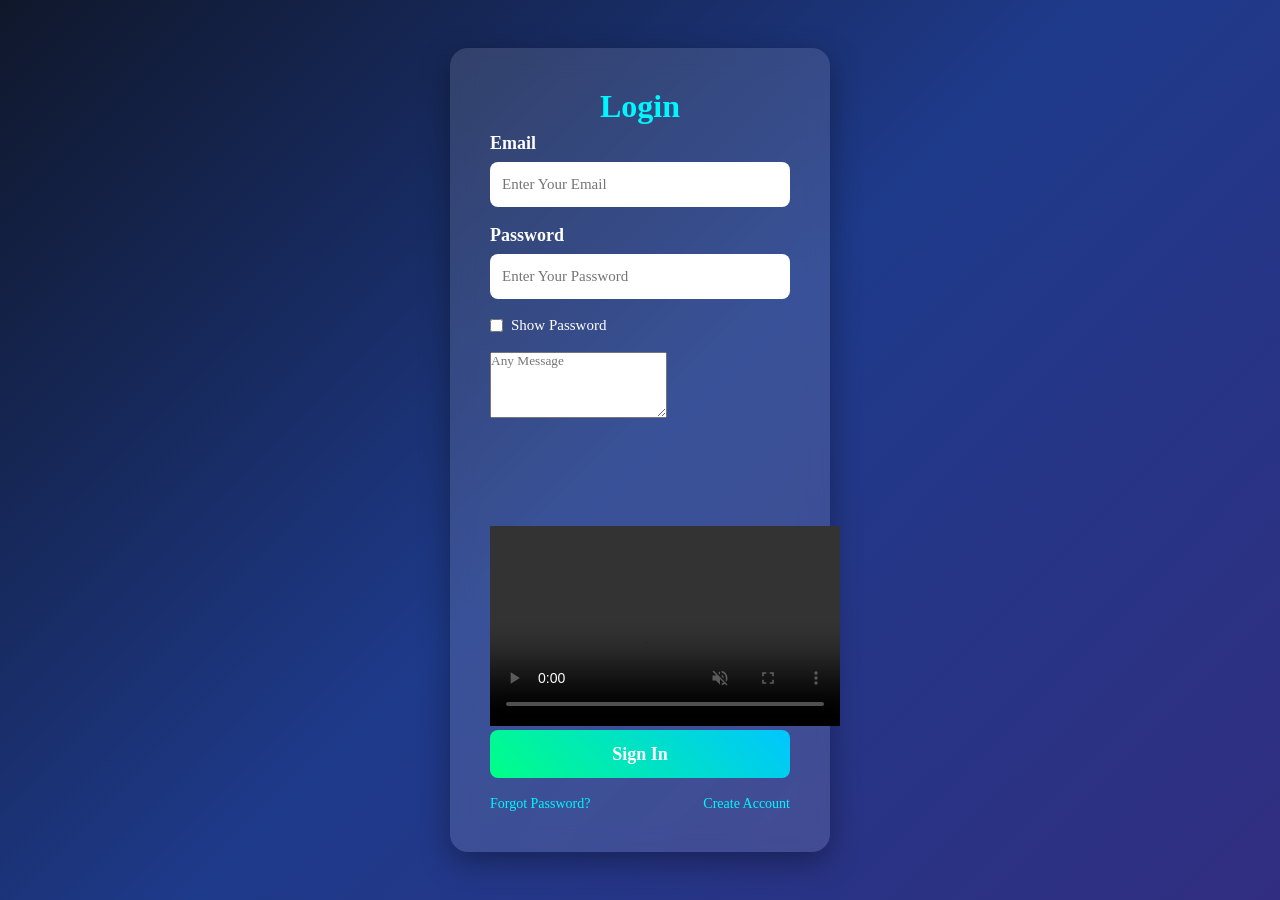
<file: HTML/About.html>
<!DOCTYPE html>
<html lang="en">
<head>
<meta charset="UTF-8">
<meta name="viewport" content="width=device-width, initial-scale=1.0">
<title>Login Form</title>
<link rel="stylesheet" href="../CSS/about.css">
</head>

<body class="about_body">

<div class="form">

    <h2>Login</h2>
    
    <div class="form_menu">
        <label for="username">Email</label>
        <input type="email" id="username" placeholder="Enter your email">
    </div>

    <div class="form_menu">
        <label for="password">Password</label>
        <input type="password" id="password" placeholder="Enter your password">
    </div>

    <div class="form_check">
        <input type="checkbox" id="show">
        <label for="show">Show Password</label>
    </div>
    <div>
            <textarea rows="4" cols="20" placeholder="Any Message"></textarea>
        </div>
        <iframe src="https://www.google.com/maps/embed?pb=!1m18!1m12!1m3!1d3533.728545961915!2d83.46305627428389!3d27.66386907620753!2m3!1f0!2f0!3f0!3m2!1i1024!2i768!4f13.1!3m3!1m2!1s0x399685b9d3b900d9%3A0xdb0d4a8fa971b25d!2sISMT%20College%20Butwal%2C%20Butwal!5e0!3m2!1sen!2snp!4v1777952875629!5m2!1sen!2snp" width="150" height="100" style="border:0;" allowfullscreen="" loading="lazy" referrerpolicy="no-referrer-when-downgrade"></iframe>
        <div>
            <video width="350" height="200" autoplay muted controls>
                <source src="../RESOURCES/About Her ❤️.mp4" type="video/mp4">
            </video>
        </div>
    <div class="form_menu">
        <button>Sign In</button>
        <div class="animation_button"></div>
    </div>

    <div class="extra_links">
        <a href="#">Forgot Password?</a>
        <a href="register.html">Create Account</a>
    </div>
    <div class="animation_button"></div>

</div>

</body>
</html>
</file>
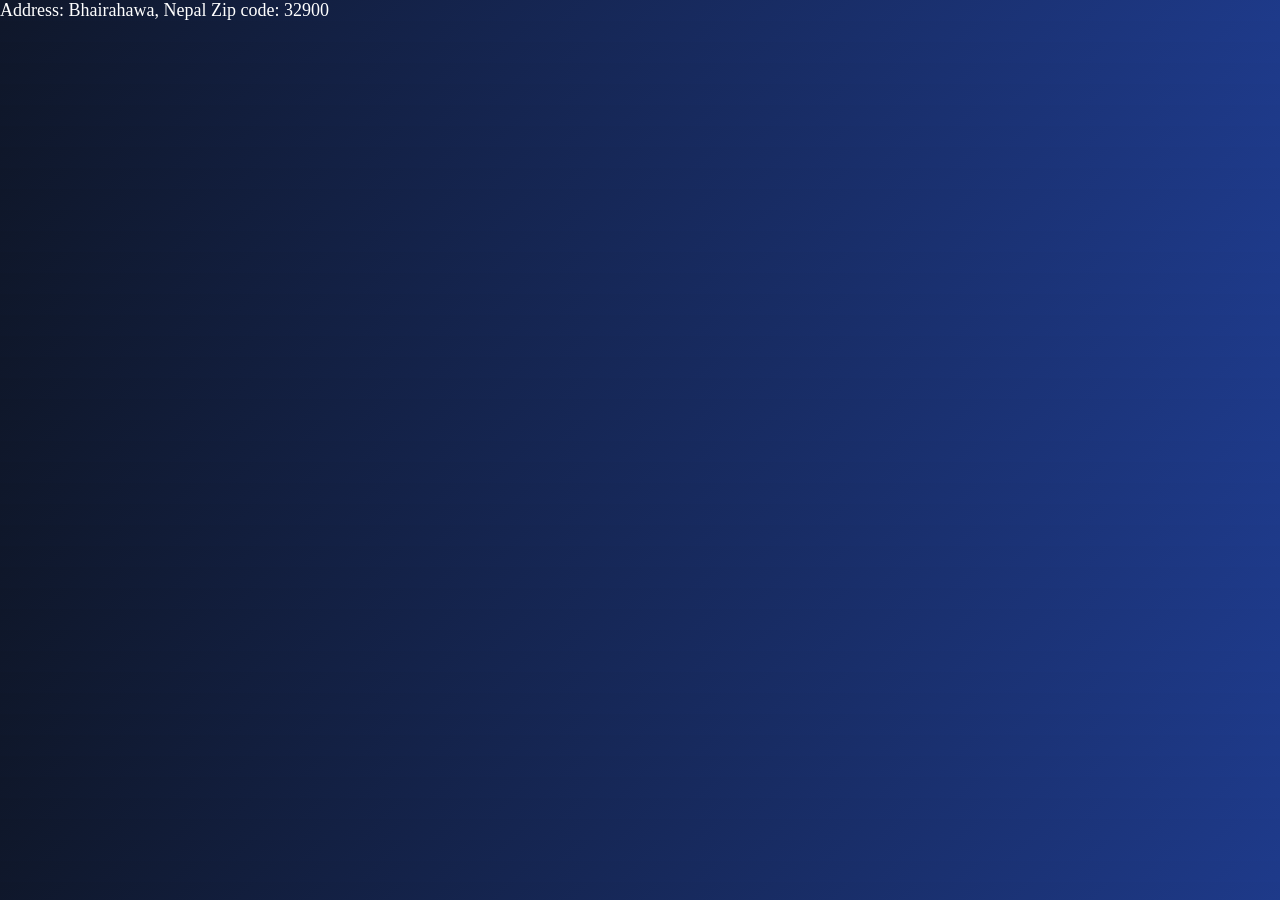
<file: HTML/Address.html>
<!DOCTYPE html>
<html lang="en">
<head>
    <meta charset="UTF-8">
    <meta name="viewport" content="width=device-width, initial-scale=1.0">
    <title>Document</title>
    <link rel="stylesheet" href="../CSS/index.css"/>    
</head>
<body>
    Address: Bhairahawa, Nepal
    Zip code: 32900
</body>
</html>
</file>
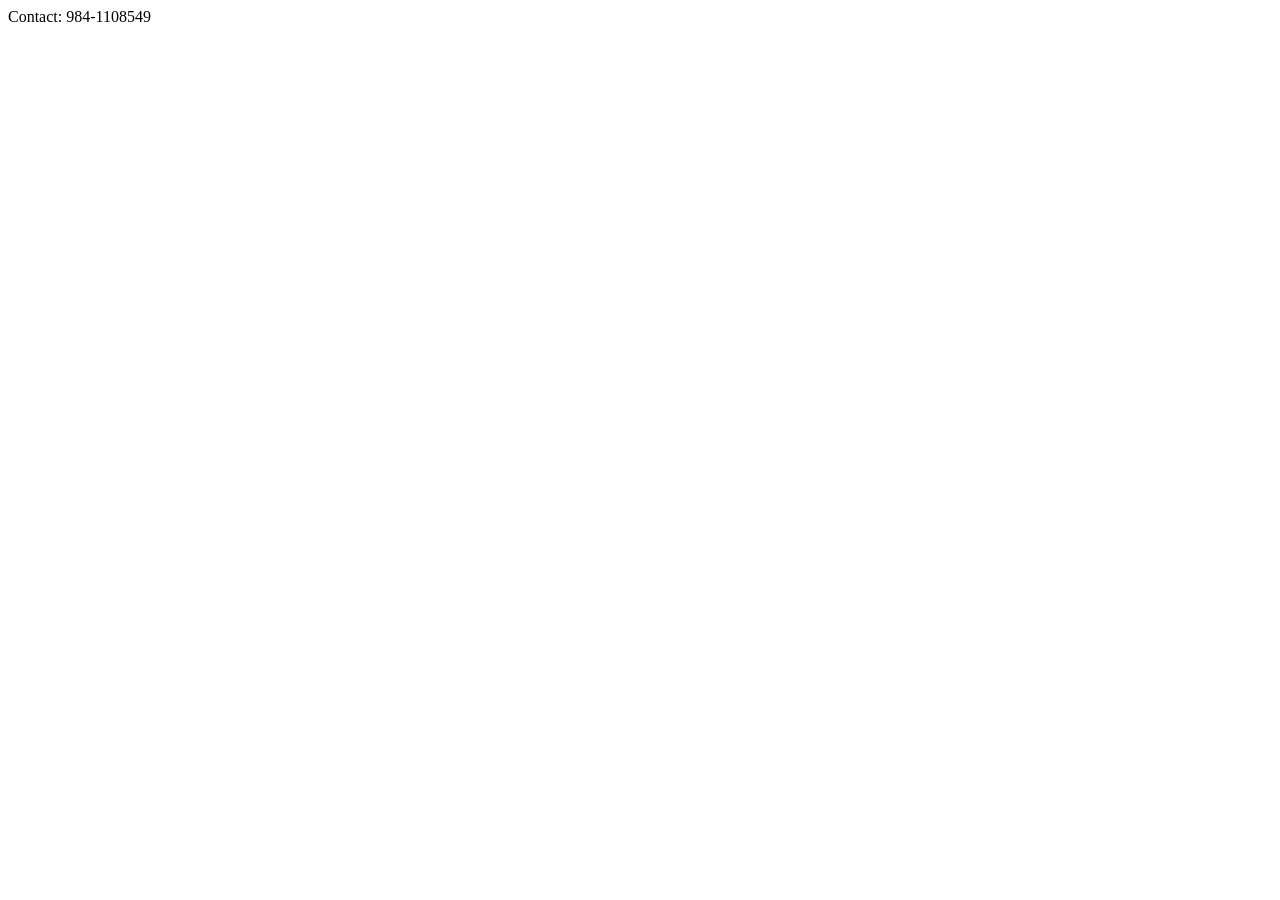
<file: HTML/Contact.html>
<!DOCTYPE html>
<html lang="en">
<head>
    <meta charset="UTF-8">
    <meta name="viewport" content="width=device-width, initial-scale=1.0">
    <title>Document</title>
</head>
<body>
    Contact: 984-1108549
</body>
</html>
</file>
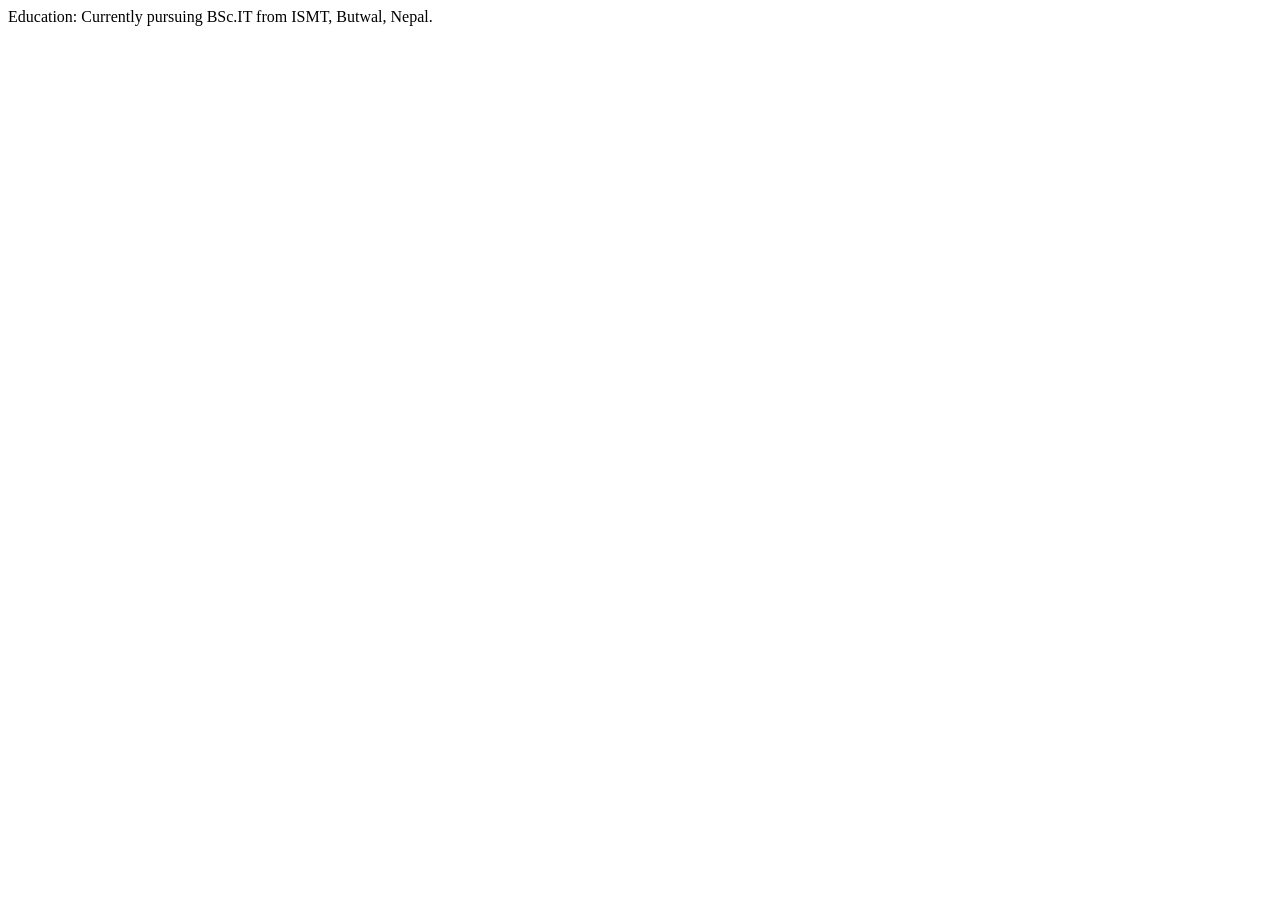
<file: HTML/Education.html>
<!DOCTYPE html>
<html lang="en">
<head>
    <meta charset="UTF-8">
    <meta name="viewport" content="width=device-width, initial-scale=1.0">
    <title>Document</title>
</head>
<body>
    Education: Currently pursuing BSc.IT from ISMT, Butwal, Nepal.
</body>
</html>
</file>
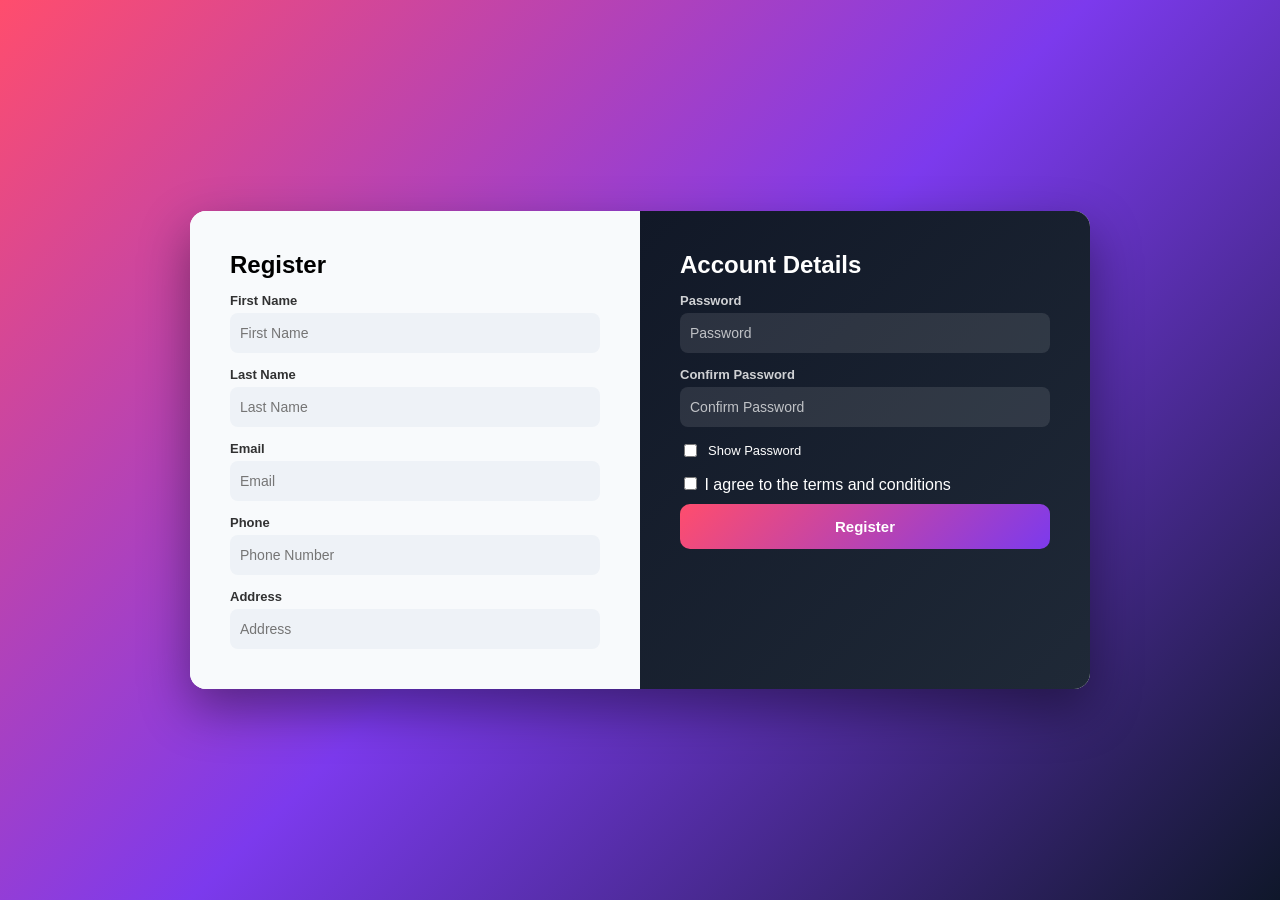
<file: HTML/Register-1.html>
<!DOCTYPE html>
<html lang="en">
<head>
    <meta charset="UTF-8">
    <meta name="viewport" content="width=device-width, initial-scale=1.0">
    <title>Register</title>
    <link rel="stylesheet" href="../CSS/Register-1.css">
</head>

<body class="register_body">

<div class="register_form">


    <div class="left_side">
        <h2>Register</h2>

        <div class="form_menu">
            <label>First Name</label>
            <input type="text" placeholder="First Name" required>
        </div>

        <div class="form_menu">
            <label>Last Name</label>
            <input type="text" placeholder="Last Name" required>
        </div>

        <div class="form_menu">
            <label>Email</label>
            <input type="email" placeholder="Email" required>
        </div>

        <div class="form_menu">
            <label>Phone</label>
            <input type="tel" placeholder="Phone Number">
        </div>

        <div class="form_menu">
            <label>Address</label>
            <input type="text" placeholder="Address">
        </div>
        
        

    </div>

   
    <div class="right_side">
        <h2>Account Details</h2>

        <div class="form_menu">
            <label>Password</label>
            <input type="password" id="password" placeholder="Password" required>
        </div>

        <div class="form_menu">
            <label>Confirm Password</label>
            <input type="password" id="confirm_password" placeholder="Confirm Password" required>
        </div>

        <div class="form_check">
            <input type="checkbox" id="showpass">
            <label for="showpass">Show Password</label> 
        </div>
        <div class="terms">
            <input type="checkbox" id="terms">
            <label for="terms">I agree to the terms and conditions</label>

        <button class="register_btn">Register</button>
    </div>
    <div class="animation_button"></div>

</div>

</body>
</html>
</file>
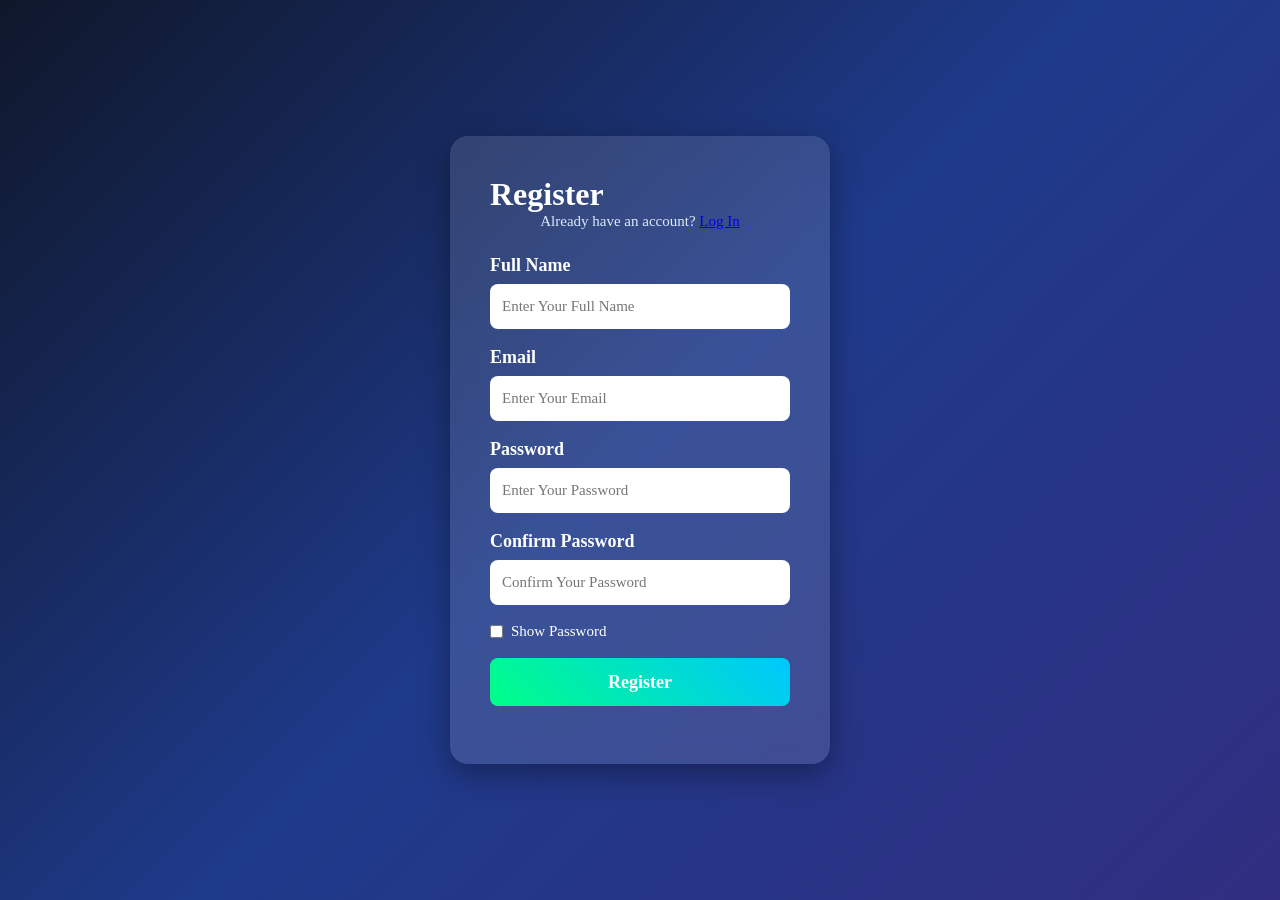
<file: HTML/Register.html>
<!DOCTYPE html>
<html lang="en">
<head>
<meta charset="UTF-8">
<meta name="viewport" content="width=device-width, initial-scale=1.0">
<title>Register</title>
<link rel="stylesheet" href="../CSS/about.css">
</head>

<body class="about_body">

<div class="form">
    <h1>Register</h1>
    <p>Already have an account? <a href="About.html">Log In</a></p>

    <form>

        <div class="form_menu">
            <label for="fullname">Full Name</label>
            <input type="text" id="fullname" placeholder="Enter your full name" required>
        </div>

        <div class="form_menu">
            <label for="email">Email</label>
            <input type="email" id="email" placeholder="Enter your email" required>
        </div>

        <div class="form_menu">
            <label for="password">Password</label>
            <input type="password" id="password" placeholder="Enter your password" required>
        </div>

        <div class="form_menu">
            <label for="confirm-password">Confirm Password</label>
            <input type="password" id="confirm-password" placeholder="Confirm your password" required>
        </div>

        <div class="form_check">
            <input type="checkbox" id="showpass">
            <label for="showpass">Show Password</label>
        </div>

        <div class="form_menu">
            <button type="submit">Register</button>
        </div>

    </form>
</div>

</body>
</html>
</file>
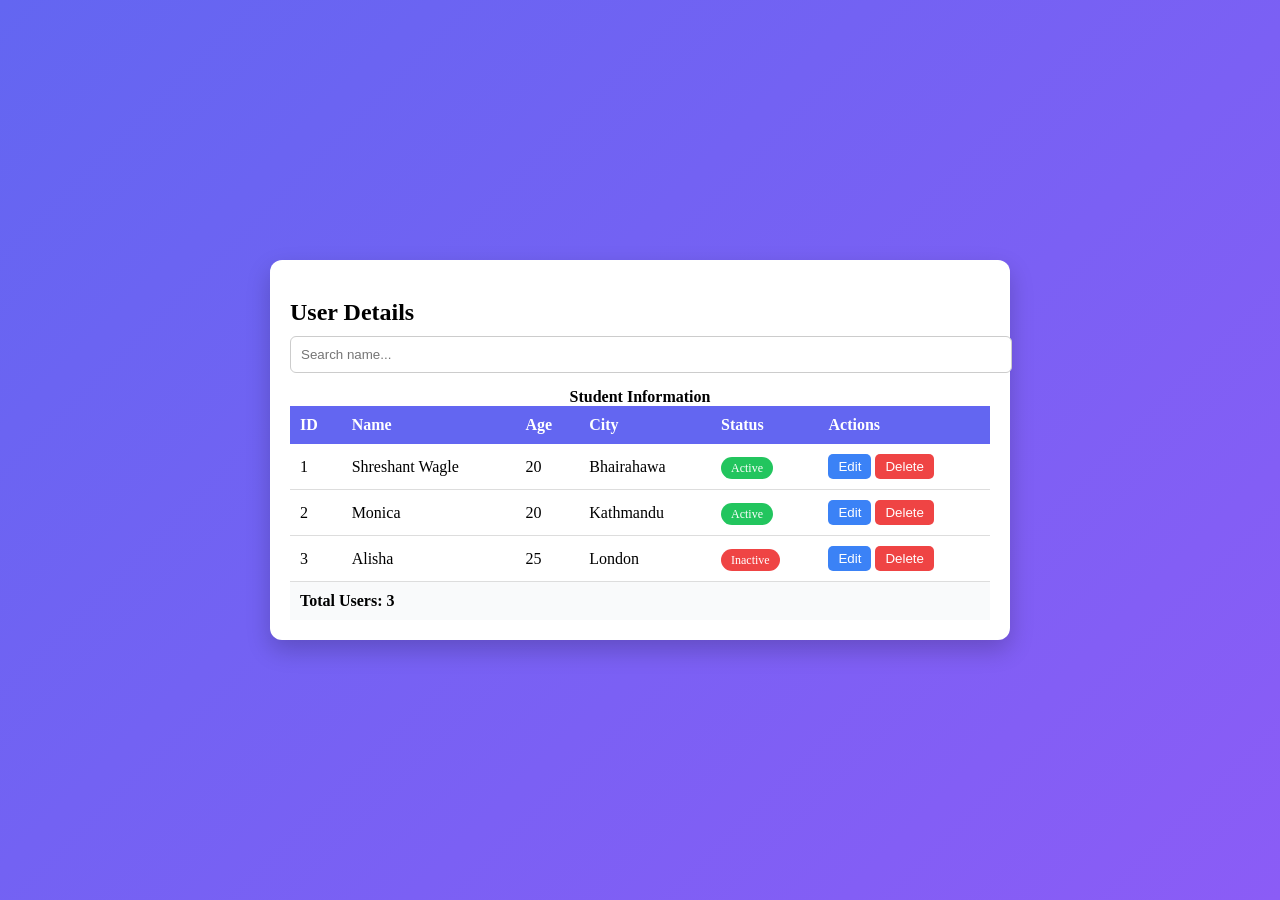
<file: HTML/Table.html>
<!DOCTYPE html>
<html lang="en">
<head>
<meta charset="UTF-8">
<meta name="viewport" content="width=device-width, initial-scale=1.0">
<title>Advanced Table</title>
<link rel="stylesheet" href="../CSS/Table.css">
</head>

<body>

<div class="table_container">

    <h2>User Details</h2>

    <input type="text" id="search" placeholder="Search name...">

    <table>
        <caption><b>Student Information</b></caption>

        <thead>
            <tr>
                <th>ID</th>
                <th>Name</th>
                <th>Age</th>
                <th>City</th>
                <th>Status</th>
                <th>Actions</th>
            </tr>
        </thead>

        <tbody id="tableBody">
            <tr>
                <td>1</td>
                <td>Shreshant Wagle</td>
                <td>20</td>
                <td>Bhairahawa</td>
                <td><span class="status active">Active</span></td>
                <td>
                    <button class="edit">Edit</button>
                    <button class="delete">Delete</button>
                </td>
            </tr>

            <tr>
                <td>2</td>
                <td>Monica</td>
                <td>20</td>
                <td>Kathmandu</td>
                <td><span class="status active">Active</span></td>
                <td>
                    <button class="edit">Edit</button>
                    <button class="delete">Delete</button>
                </td>
            </tr>

            <tr>
                <td>3</td>
                <td>Alisha</td>
                <td>25</td>
                <td>London</td>
                <td><span class="status inactive">Inactive</span></td>
                <td>
                    <button class="edit">Edit</button>
                    <button class="delete">Delete</button>
                </td>
            </tr>
        </tbody>

        <tfoot>
            <tr>
                <td colspan="6">Total Users: 3</td>
            </tr>
        </tfoot>
    </table>

</div>



</body>
</html>
</file>
<file: CSS/about.css>
*{
    margin:0;
    padding:0;
    box-sizing:border-box;
    font-family:'Times New Roman', Times, serif;
}

.about_body{
    min-height:100vh;
    display:flex;
    justify-content:center;
    align-items:center;
    background:linear-gradient(135deg,#0f172a,#1e3a8a,#312e81);

}


.form{
    width:380px;
    background:rgba(255,255,255,0.12);
    backdrop-filter:blur(12px);
    padding: 40px;
    border-radius:18px;
    box-shadow:0 10px 30px rgba(0,0,0,0.35);
    color:white;
    position: absolute;
    top: 50%;
    left: 50%;
    transform: translate(-50%, -50%);
}

.form h2{
    text-align:center;
    font-size:32px;
    margin-bottom:8px;
    color:#00f7ff;
}

.form p{
    text-align:center;
    font-size:15px;
    color:#dbeafe;
    margin-bottom:25px;
}


.form_menu{
    display:flex;
    flex-direction:column;
    gap:8px;
    margin-bottom:18px;

}
.container{
    display:flex;
    gap:20px;
    margin-bottom:18px;
    color: white;
    align-items: center;
    background-color: blue;
    position: inherit;
}
@keyframes fadeInUp{
    0%{
        opacity:0;
        transform:translateY(20px);
    }
    100%{
        opacity:1;
        transform:translateY(0);
    }
}

.form_menu label{
    font-size:18px;
    font-weight:600;
}

.form_menu input{
    height:45px;
    padding:0 12px;
    border:none;
    border-radius:8px;
    outline:none;
    font-size:15px;
    text-transform: capitalize;
}

.form_menu input:focus{
    box-shadow:0 0 0 2px #00f7ff;
}

.form_check{
    display:flex;
    align-items:center;
    gap:8px;
    margin-bottom:18px;
    font-size:15px;
}

.animation_button{
    width: 0px;
    left: 0%;
    background-color: red;
    z-index: 10px;
    position: absolute;
    animation:fadeInUp 0.5s ease forwards;
    animation-delay:0.3s;
    opacity:0;
}
.form_menu button{
    height:48px;
    border:none;
    border-radius:8px;
    font-size:18px;
    font-weight:bold;
    color:white;
    cursor:pointer;
    background:linear-gradient(45deg,#00ff87,#00c6ff);
    transition:0.3s;
}

.form_menu button:hover{
    transform:translateY(-2px);
    box-shadow:0 8px 20px rgba(0,255,135,0.4);
}


.extra_links{
    display:flex;
    justify-content:space-between;
    margin-top:12px;
}

.extra_links a{
    color:#00f7ff;
    text-decoration:none;
    font-size:14px;
}

.extra_links a:hover{
    text-decoration:underline;
}


@media(max-width:480px){

.form{
    width:92%;
    padding:25px;
}

.form h2{
    font-size:26px;
}
}
</file>
<file: CSS/index.css>
body{
  background:linear-gradient(135deg,#0f172a,#1e3a8a);
  color:white;
  margin:0;
  padding:0;
  box-sizing:border-box;
  font-family:'Times New Roman', Times, serif, sans-serif;
  font-size: large;
}


nav{
  background:#111827;
  display:flex;
  justify-content:space-between;
  align-items:center;
  padding:12px 8%;
  height:70px;
}

.logo img{
  width:50px;
  height:50px;
  border-radius:50%;
}

.menu{
  display:flex;
  gap:30px;
}

.menu a{
  font-size:20px;
  color:white;
  text-decoration:none;
  padding:10px 15px;
  transition:0.3s;
}

.menu a:hover{
  color:#00ff66;
}

.menu_icon{
  display:none;
  font-size:28px;
  color:white;
}


.banner_main{
  display:grid;
  grid-template-columns:1fr 1fr;
  gap:30px;
  min-height:90vh;
  padding:60px 8%;
  align-items:center;
}

.banner_data h1{
  font-size:50px;
  margin:0;
  color:#00f7ff;
}

.banner_data h2{
  font-size:24px;
  font-weight:normal;
  margin:10px 0;
}

.banner_buttons{
  margin-top:20px;
}

.banner_buttons button{
  padding:15px 25px;
  border:none;
  color:white;
  font-size:18px;
  cursor:pointer;
  border-radius:6px;
  margin-right:10px;
  animation:buttonanimation 5s linear infinite;
}
ol{
    color:blueviolet;
    font-size: 24px;
    height: 20px;
    width: 50px;
    padding: 100px;
}

@keyframes buttonanimation{
  0%
  {background:linear-gradient(45deg,#00ff87,#60efff);}
  25%
  {background:linear-gradient(45deg,#60efff,#0061ff);}
  50%
  {background:linear-gradient(45deg,#0061ff,#ff00cc);}
  75%
  {background:linear-gradient(45deg,#ff00cc,#00ff87);}
  100%
  {background:linear-gradient(45deg,#00ff87,#60efff);}
}


.con{
  text-align:center;
}

.profile{
  width:280px;
  height:280px;
  object-fit:cover;
  border-radius:50%;
  box-shadow:0 0 25px rgba(0,247,255,0.5);
}

.footer{
  text-align:center;
  padding:20px;
  background:#111827;
  margin-top:40px;
}

@media(max-width:768px){

nav{
  flex-direction:column;
  height:auto;
  gap:10px;
}

.menu{
  flex-direction:column;
  gap:15px;
  text-align:center;
}

.banner_main{
  grid-template-columns:1fr;
  text-align:center;
}

.profile{
  width:220px;
  height:220px;
}
}

@media(max-width:480px){

.menu{
  display:none;
}

.menu_icon{
  display:block;
}

.banner_data h1{
  font-size:36px;
}

.banner_data h2{
  font-size:20px;
}

.profile{
  width:180px;
  height:180px;
}
}
</file>
<file: CSS/Register-1.css>
.register_body{
    margin: 0;
    font-family: 'Segoe UI', Arial, sans-serif;
    background: linear-gradient(135deg,#ff4d6d,#7c3aed,#0f172a);
    min-height: 100vh;
    display: flex;
    justify-content: center;
    align-items: center;
}


.register_form{
    width: 900px;
    max-width: 95%;
    display: grid;
    grid-template-columns: 1fr 1fr;
    border-radius: 16px;
    overflow: hidden;
    box-shadow: 0px 20px 50px rgba(0,0,0,0.4);
    background: white;
}


.left_side{
    padding: 40px;
    display: flex;
    flex-direction: column;
    gap: 14px;
    background: #f8fafc;
}


.right_side{
    background: linear-gradient(135deg,#111827,#1f2937);
    padding: 40px;
    display: flex;
    flex-direction: column;
    gap: 14px;
    color: white;
}


.left_side h2,
.right_side h2{
    margin: 0;
    font-size: 24px;
    font-weight: 700;
}


.form_menu{
    display: flex;
    flex-direction: column;
    gap: 5px;
}


.form_menu label{
    font-size: 13px;
    font-weight: 600;
    opacity: 0.8;
}


.form_menu input{
    height: 40px;
    border: none;
    border-radius: 8px;
    padding: 0 10px;
    background: #eef2f7;
    outline: none;
    font-size: 14px;
    transition: 0.25s;
}


.form_menu input:focus{
    box-shadow: 0 0 0 2px #ff4d6d;
    background: white;
}


.right_side .form_menu input{
    background: rgba(255,255,255,0.1);
    color: white;
}

.right_side .form_menu input::placeholder{
    color: rgba(255,255,255,0.7);
}


.form_check{
    display: flex;
    gap: 8px;
    align-items: center;
    font-size: 13px;
}


.register_btn{
    width: 100%;
    height: 45px;
    border: none;
    border-radius: 10px;
    background: linear-gradient(135deg,#ff4d6d,#7c3aed);
    color: white;
    font-size: 15px;
    font-weight: bold;
    cursor: pointer;
    margin-top: 10px;
    transition: 0.3s;
}

.register_btn:hover{
    transform: translateY(-2px);
    opacity: 0.9;
}


@media(max-width:768px){
    .register_form{
        grid-template-columns: 1fr;
    }

    .left_side,
    .right_side{
        padding: 25px;
    }
}
</file>
<file: CSS/Table.css>
@import url('https://fonts.googleapis.com/css2?family=Playwrite+AR+Guides&display=swap');

body{
    font-family: 'Times New Roman', Times, serif;
    background: linear-gradient(135deg,#6366f1,#8b5cf6);
    margin: 0;
    display: flex;
    justify-content: center;
    align-items: center;
    min-height: 100vh;
}

.table_container{
    background: white;
    padding: 20px;
    border-radius: 12px;
    width: 700px;
    box-shadow: 0 10px 25px rgba(0,0,0,0.2);
    font-family: 'Times New Roman', Times, serif;
}

h2{
    margin-bottom: 10px;
}

#search{
    width: 100%;
    padding: 10px;
    margin-bottom: 15px;
    border-radius: 6px;
    border: 1px solid #ccc;
}

table{
    width: 100%;
    border-collapse: collapse;
}

thead{
    background: #6366f1;
    color: white;
}

th, td{
    padding: 10px;
    text-align: left;
}

tbody tr{
    border-bottom: 1px solid #ddd;
}

tbody tr:hover{
    background: #f1f5ff;
}

.status{
    padding: 4px 10px;
    border-radius: 12px;
    font-size: 12px;
    color: white;
}

.active{
    background: #22c55e;
}

.inactive{
    background: #ef4444;
}

button{
    padding: 5px 10px;
    border: none;
    border-radius: 5px;
    cursor: pointer;
}

.edit{
    background: #3b82f6;
    color: white;
}

.delete{
    background: #ef4444;
    color: white;
}

tfoot{
    background: #f9fafb;
    font-weight: bold;
}
</file>
